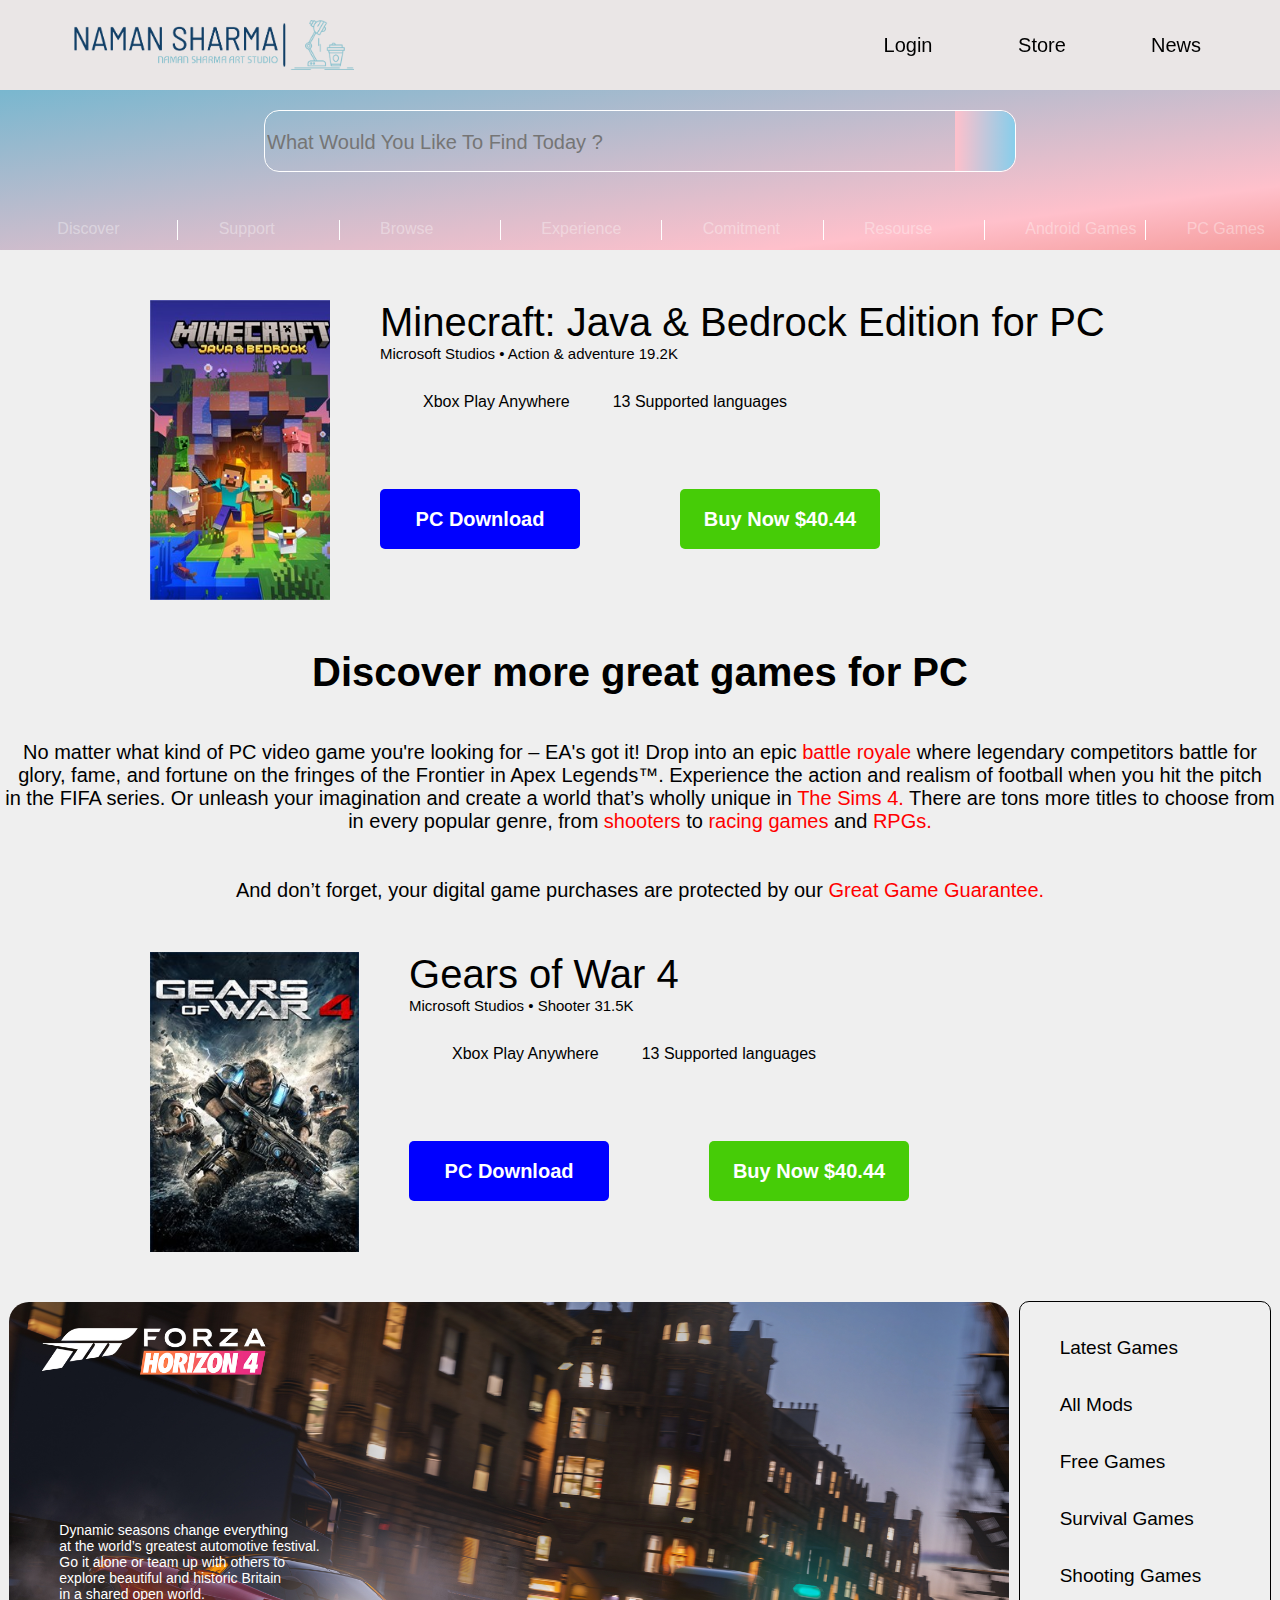
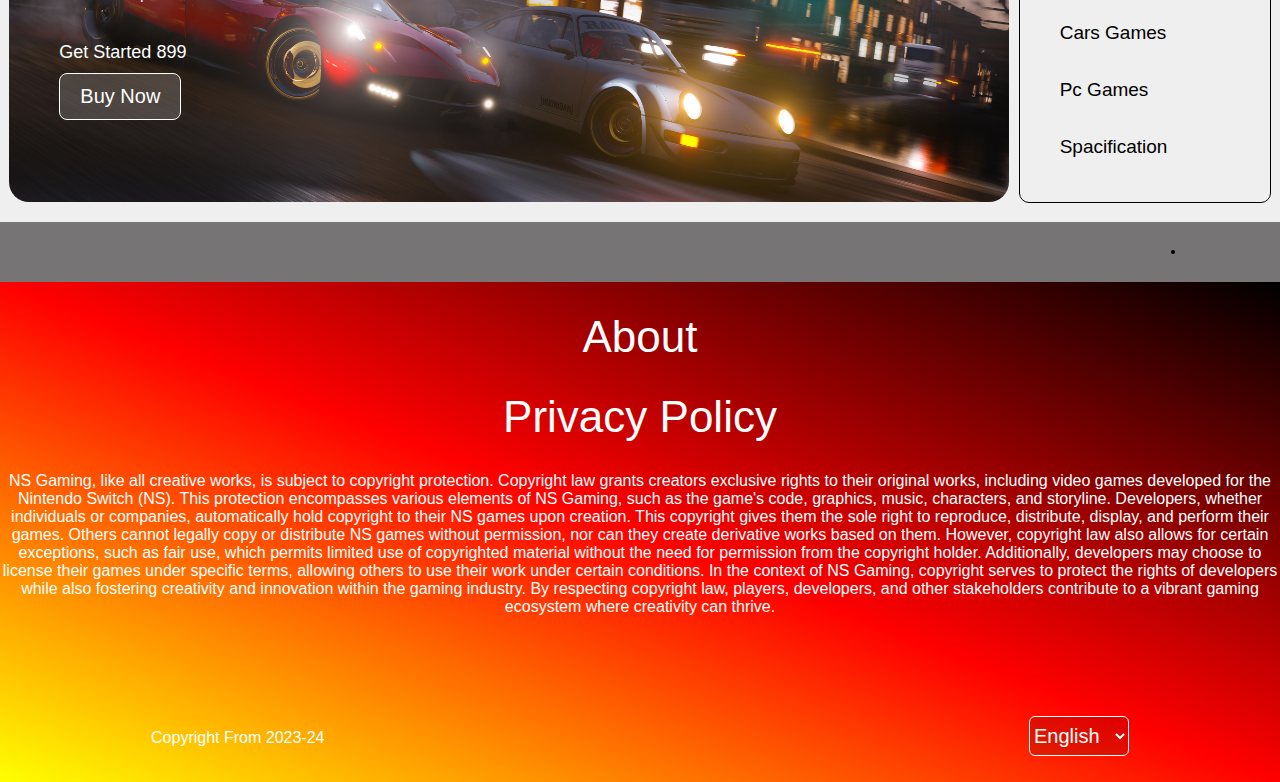
<file: Naman.Website/index.html>
<!DOCTYPE html>
<html lang="en">
<head>
    <meta charset="UTF-8">
    <meta http-equiv="X-UA-Compatible" content="IE=edge">
    <meta name="viewport" content="width=device-width, initial-scale=1.0">
    <link rel="stylesheet" href="https://cdnjs.cloudflare.com/ajax/libs/font-awesome/6.5.1/css/all.min.css" integrity="sha512-DTOQO9RWCH3ppGqcWaEA1BIZOC6xxalwEsw9c2QQeAIftl+Vegovlnee1c9QX4TctnWMn13TZye+giMm8e2LwA==" crossorigin="anonymous" referrerpolicy="no-referrer" />
    <link rel="stylesheet" href="style.css">
    <title> .</title>
</head>
<body>
    <header class="one">
            <div class="obj1">
                 <div class="img1"></div>
                 <div class="view1">Login</div>
                 <div class="view2">Store</div>
                 <div class="view3">News</div>

                 <button><i class="fa-solid fa-gamepad"></i> GAMES</button>
                 </div>
    </header>
             
    <div class="two">
        <div class="obj2">
            <div class="search">
            <input placeholder="What Would You Like To Find Today ?"></input>
           <button> <i class="fa-solid fa-magnifying-glass"></i></button>
        </div></div>
        <div class="obj3">
            <div class="access1 df">Discover</div>
            <div class="access2 df">Support</div>
            <div class="access3 df">Browse</div>
            <div class="access4 df">Experience</div>
            <div class="access5 df">Comitment</div>
            <div class="access6 df">Resourse</div>
            <div class="access7 df">Android Games</div>
            <div class="access8 df">PC Games</div>
        </div>
    </div>

    
    <div class="three">
        <div class="obj4">
            <div class="view4"></div>
            <div class="view5">
                <a id="mi">Minecraft: Java & Bedrock Edition for PC</a><br>
                   <a id="ra"> Microsoft Studios • Action & adventure <i class="fa-solid fa-star"></i> <i class="fa-solid fa-star"></i> <i class="fa-solid fa-star"></i> <i class="fa-solid fa-star"></i> <i class="fa-solid fa-star-half-stroke"></i> 19.2K</a>
                  <div class="case">
                   <div class="point1"><i class="fa-solid fa-laptop"></i> Xbox Play Anywhere</div> <div class="point1"><i class="fa-solid fa-globe"></i> 13 Supported languages</div>
                   </div>
                   <br><button>PC Download</button><button id="air1">Buy Now $40.44</button>
            </div>
        </div>
    </div>
      
    <div class="middle"><p>
              <h1>Discover more great games for PC</h1><br><br>
              No matter what kind of PC video game you're looking for – EA's got it! Drop into an epic <font color="red"> battle royale </font> where legendary competitors battle for<br> glory, fame, and fortune on the fringes of the Frontier in Apex Legends™. Experience the action and realism of football when you hit the pitch<br> in the FIFA series. Or unleash your imagination and create a world that’s wholly unique in <font color="red">The Sims 4.</font> There are tons more titles to choose from <br>in every popular genre, from <font color="red">shooters</font> to <font color="red">racing games</font> and <font color="red">RPGs.</font> <br><br><br>  And don’t forget, your digital game purchases are protected by our <font color="red">Great Game Guarantee.</font>
           </p>
    </div>


    <div class="four">
        <div class="obj5">
            <div class="view6"></div>
            <div class="view7">
                <a id="er">Gears of War 4</a><br>
                   <a id="ar"> Microsoft Studios • Shooter <i class="fa-solid fa-star"></i> <i class="fa-solid fa-star"></i> <i class="fa-solid fa-star"></i> <i class="fa-solid fa-star"></i> <i class="fa-solid fa-star-half-stroke"></i> 31.5K</a>
                  <div class="case1">
                   <div class="point2"><i class="fa-solid fa-laptop"></i> Xbox Play Anywhere</div> <div class="point2"><i class="fa-solid fa-globe"></i> 13 Supported languages</div>
                   </div>
                   <br><button>PC Download</button><button id="air2">Buy Now $40.44</button>
            </div>
        </div>
    </div>


    <div class="banner">
        <div class="cover">
            <div class="detail1"> Dynamic seasons change everything <br>at the world’s greatest automotive festival.<br> Go it alone or team up with others to <br>explore beautiful and historic Britain <br>in a shared open world. </div>
            <div class="price">Get Started <i class="fa-solid fa-indian-rupee-sign"></i>899</div>
            <div class="buy">Buy Now</div>
        </div>
        <div class="cover-part">
           <ul>Latest Games</ul>
           <ul>All Mods</ul>
           <ul>Free Games</ul>
           <ul>Survival Games</ul>
           <ul>Shooting Games</ul>
           <ul>Cars Games</ul>
           <ul>Pc Games</ul>
           <ul>Spacification</ul>

        </div>
    </div>


    <div class="top">
        <div class="back">
            <button id="back11">
                <i class="fa-brands fa-square-twitter"></i>
            </button>
            <button id="back1"><i class="fa-brands fa-square-facebook"></i></button>
            <button id="back2"><i class="fa-brands fa-square-instagram"></i></button>
            <button id="back3"><i class="fa-brands fa-youtube"></i></button>
            <a button id="backto" href=""><i class="fa-solid fa-chevron-up"></i></button></a>
        </div>



    </div>

    <div class="about">

        <div class="toyou">
            <a id="royal" href="D:\pratice\Naman.Website\indexxx.html">About</a>
            <a id="royal2" href="D:\pratice\Naman.Website\privacy.html">Privacy Policy</a>
            <p>NS Gaming, like all creative works, is subject to copyright protection. Copyright law grants creators exclusive rights to their original works, including video games developed for the Nintendo Switch (NS). This protection encompasses various elements of NS Gaming, such as the game's code, graphics, music, characters, and storyline.

                Developers, whether individuals or companies, automatically hold copyright to their NS games upon creation. This copyright gives them the sole right to reproduce, distribute, display, and perform their games. Others cannot legally copy or distribute NS games without permission, nor can they create derivative works based on them.
                
                However, copyright law also allows for certain exceptions, such as fair use, which permits limited use of copyrighted material without the need for permission from the copyright holder. Additionally, developers may choose to license their games under specific terms, allowing others to use their work under certain conditions.
                
                In the context of NS Gaming, copyright serves to protect the rights of developers while also fostering creativity and innovation within the gaming industry. By respecting copyright law, players, developers, and other stakeholders contribute to a vibrant gaming ecosystem where creativity can thrive.</p>
            <div id="royal3"><i class="fa-solid fa-copyright"></i> Copyright From 2023-24

            <select>
                <option>English</option>
                <option>Hindi</option>
            </select></div>
        </div>
    </div>
</body>
</html>
</file>
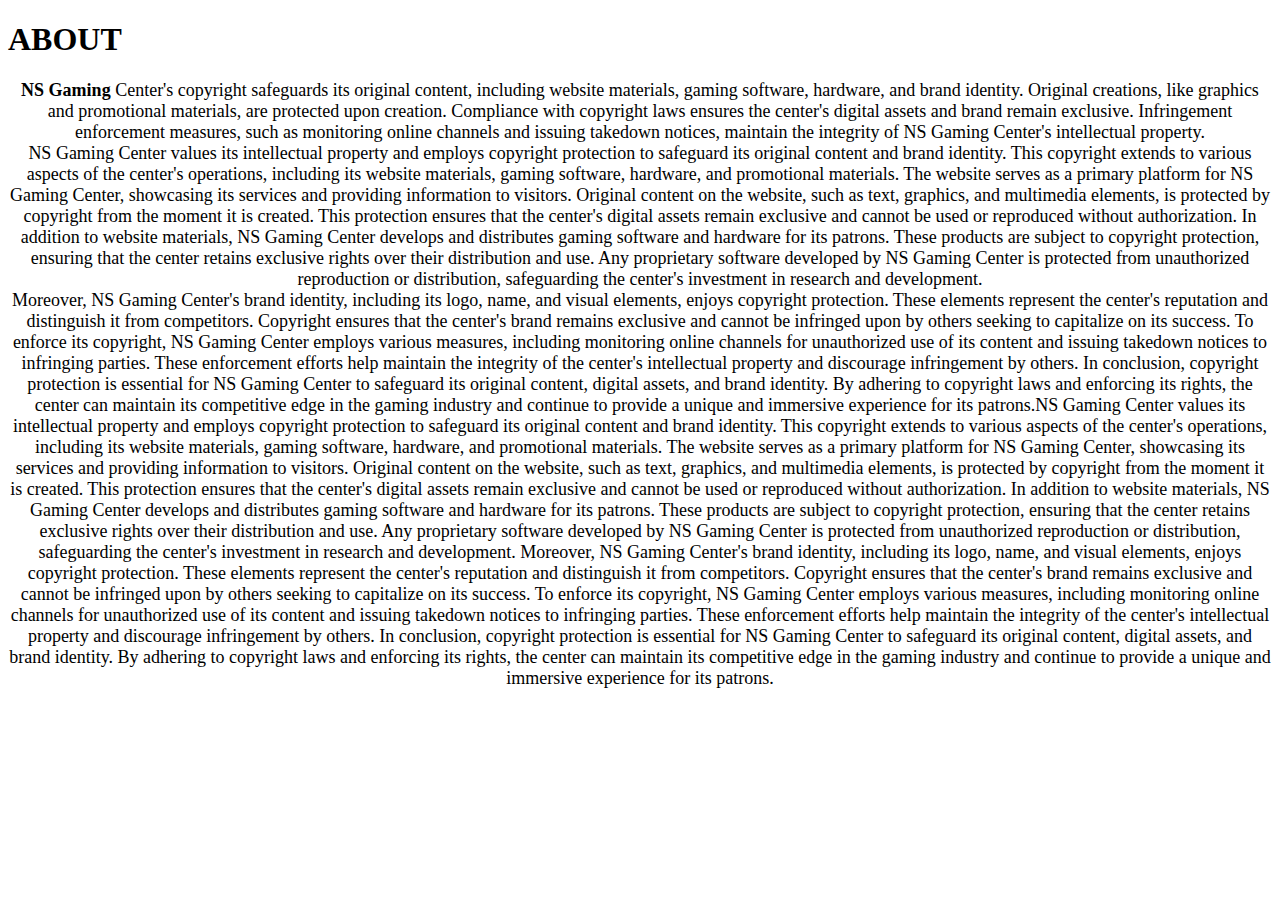
<file: Naman.Website/indexxx.html>
<!DOCTYPE html>
<html lang="en">
<head>
    <meta charset="UTF-8">
    <meta http-equiv="X-UA-Compatible" content="IE=edge">
    <link rel="stylesheet" href="https://cdnjs.cloudflare.com/ajax/libs/font-awesome/6.5.1/css/all.min.css" integrity="sha512-DTOQO9RWCH3ppGqcWaEA1BIZOC6xxalwEsw9c2QQeAIftl+Vegovlnee1c9QX4TctnWMn13TZye+giMm8e2LwA==" crossorigin="anonymous" referrerpolicy="no-referrer" />
    <meta name="viewport" content="width=device-width, initial-scale=1.0">
    <title>About</title>
</head>
<body background-color="black">
    <h1>ABOUT <i class="fa-solid fa-arrow-right"></i></h1>
    <div class="About">

        <P align="center"><font size="4"><b>NS Gaming</b> Center's copyright safeguards its original content, including website materials, gaming software, hardware, and brand identity. Original creations, like graphics and promotional materials, are protected upon creation. Compliance with copyright laws ensures the center's digital assets and brand remain exclusive. Infringement enforcement measures, such as monitoring online channels and issuing takedown notices, maintain the integrity of NS Gaming Center's intellectual property.
            <br>NS Gaming Center values its intellectual property and employs copyright protection to safeguard its original content and brand identity. This copyright extends to various aspects of the center's operations, including its website materials, gaming software, hardware, and promotional materials.

            The website serves as a primary platform for NS Gaming Center, showcasing its services and providing information to visitors. Original content on the website, such as text, graphics, and multimedia elements, is protected by copyright from the moment it is created. This protection ensures that the center's digital assets remain exclusive and cannot be used or reproduced without authorization.
            
            In addition to website materials, NS Gaming Center develops and distributes gaming software and hardware for its patrons. These products are subject to copyright protection, ensuring that the center retains exclusive rights over their distribution and use. Any proprietary software developed by NS Gaming Center is protected from unauthorized reproduction or distribution, safeguarding the center's investment in research and development.
            <br>
            Moreover, NS Gaming Center's brand identity, including its logo, name, and visual elements, enjoys copyright protection. These elements represent the center's reputation and distinguish it from competitors. Copyright ensures that the center's brand remains exclusive and cannot be infringed upon by others seeking to capitalize on its success.
            
            To enforce its copyright, NS Gaming Center employs various measures, including monitoring online channels for unauthorized use of its content and issuing takedown notices to infringing parties. These enforcement efforts help maintain the integrity of the center's intellectual property and discourage infringement by others.
            
            In conclusion, copyright protection is essential for NS Gaming Center to safeguard its original content, digital assets, and brand identity. By adhering to copyright laws and enforcing its rights, the center can maintain its competitive edge in the gaming industry and continue to provide a unique and immersive experience for its patrons.NS Gaming Center values its intellectual property and employs copyright protection to safeguard its original content and brand identity. This copyright extends to various aspects of the center's operations, including its website materials, gaming software, hardware, and promotional materials.

            The website serves as a primary platform for NS Gaming Center, showcasing its services and providing information to visitors. Original content on the website, such as text, graphics, and multimedia elements, is protected by copyright from the moment it is created. This protection ensures that the center's digital assets remain exclusive and cannot be used or reproduced without authorization.
            
            In addition to website materials, NS Gaming Center develops and distributes gaming software and hardware for its patrons. These products are subject to copyright protection, ensuring that the center retains exclusive rights over their distribution and use. Any proprietary software developed by NS Gaming Center is protected from unauthorized reproduction or distribution, safeguarding the center's investment in research and development.
            
            Moreover, NS Gaming Center's brand identity, including its logo, name, and visual elements, enjoys copyright protection. These elements represent the center's reputation and distinguish it from competitors. Copyright ensures that the center's brand remains exclusive and cannot be infringed upon by others seeking to capitalize on its success.
            
            To enforce its copyright, NS Gaming Center employs various measures, including monitoring online channels for unauthorized use of its content and issuing takedown notices to infringing parties. These enforcement efforts help maintain the integrity of the center's intellectual property and discourage infringement by others.
            
            In conclusion, copyright protection is essential for NS Gaming Center to safeguard its original content, digital assets, and brand identity. By adhering to copyright laws and enforcing its rights, the center can maintain its competitive edge in the gaming industry and continue to provide a unique and immersive experience for its patrons.
        </P>
        
    </div>
</body>
</html>
</file>
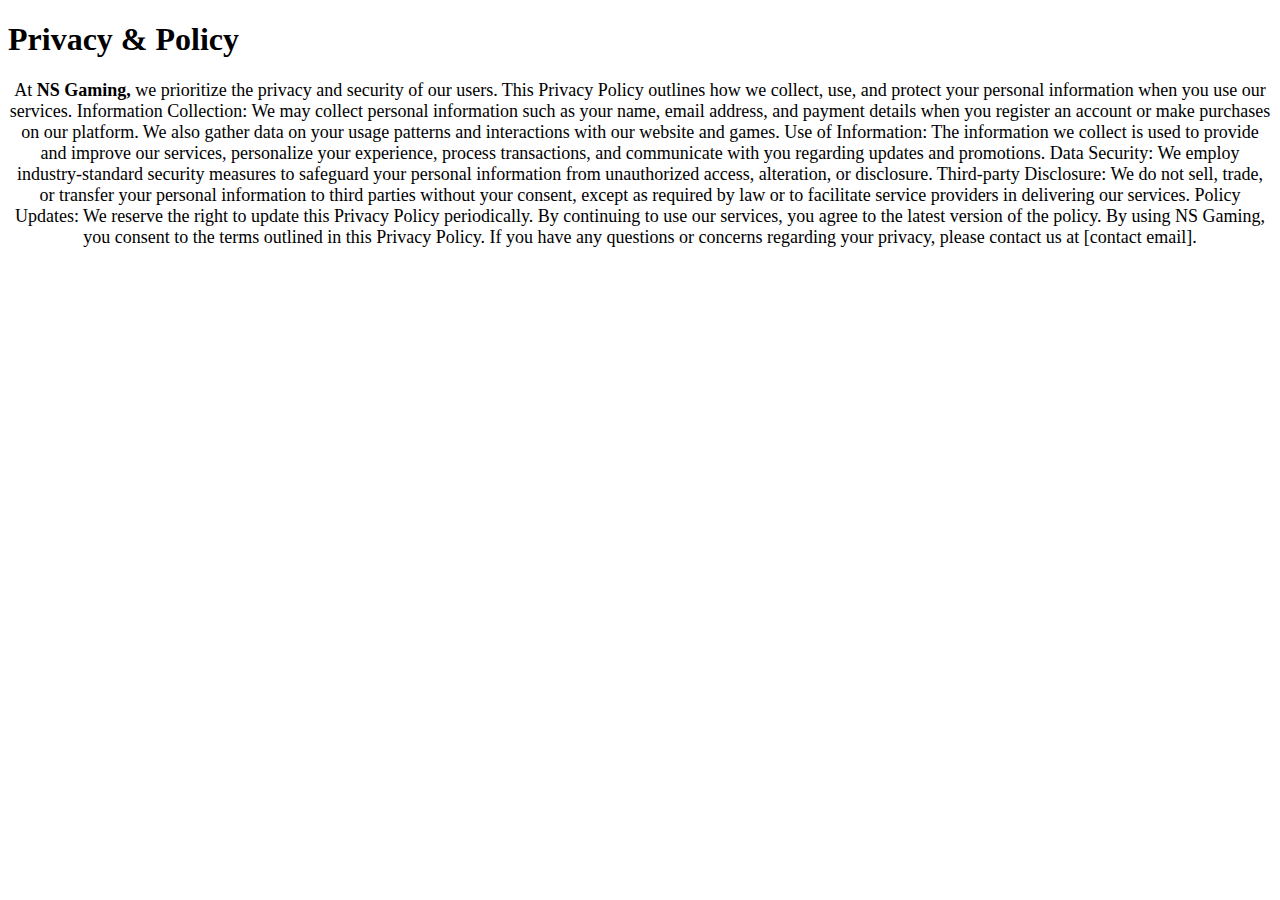
<file: Naman.Website/privacy.html>
<!DOCTYPE html>
<html lang="en">
<head>
    <meta charset="UTF-8">
    <meta http-equiv="X-UA-Compatible" content="IE=edge">
    <link rel="stylesheet" href="https://cdnjs.cloudflare.com/ajax/libs/font-awesome/6.5.1/css/all.min.css" integrity="sha512-DTOQO9RWCH3ppGqcWaEA1BIZOC6xxalwEsw9c2QQeAIftl+Vegovlnee1c9QX4TctnWMn13TZye+giMm8e2LwA==" crossorigin="anonymous" referrerpolicy="no-referrer" />
    <meta name="viewport" content="width=<device-width>, initial-scale=1.0">
    <title>Document</title>
</head>
<body>
    <h1>Privacy & Policy <i class="fa-solid fa-arrow-right"></i></h1>
    <p align="center">
        <font size="4">
           

At <b>NS Gaming,</b> we prioritize the privacy and security of our users. This Privacy Policy outlines how we collect, use, and protect your personal information when you use our services.

Information Collection: We may collect personal information such as your name, email address, and payment details when you register an account or make purchases on our platform. We also gather data on your usage patterns and interactions with our website and games.

Use of Information: The information we collect is used to provide and improve our services, personalize your experience, process transactions, and communicate with you regarding updates and promotions.

Data Security: We employ industry-standard security measures to safeguard your personal information from unauthorized access, alteration, or disclosure.

Third-party Disclosure: We do not sell, trade, or transfer your personal information to third parties without your consent, except as required by law or to facilitate service providers in delivering our services.

Policy Updates: We reserve the right to update this Privacy Policy periodically. By continuing to use our services, you agree to the latest version of the policy.

By using NS Gaming, you consent to the terms outlined in this Privacy Policy. If you have any questions or concerns regarding your privacy, please contact us at [contact email].
        </font>
    </p>

</body>
</html>
</file>
<file: Naman.Website/style.css>
*{
    margin: 0%;
    font-family: arial;
}
body{
    background-color: rgba(0, 0, 0, 0.062);
}
.one{
    height: 90px;
    display: flex;
    justify-content: center;
    align-items: center;
    position: sticky;
    top:0px;
    background-color: rgba(233, 229, 229, 0.959);
}
.obj1{
    height: 100%;
    width: 100%;
    display: flex;
    justify-content: space-evenly;
    align-items: center;
}
.img1{
      width: 280px;
      height: 50px;
      background-image: url(LOGO.png);
      background-size: cover;
      margin-right: 450px;

}
.obj1 button i{
    color: black;
    font-size: 20px;
}
.obj1 button i:hover{
    color:white;
}
.view1{
    height: 40px;
    width:60px;
    color: black;
    display: flex;
    justify-content: center;
    align-items: center;
    font-size: 20px;
    cursor: pointer;
}
.view1:hover{
    background-image: linear-gradient(to bottom right,skyblue,pink);
    color: white;
    border-radius: 5px;
}
.view2{
    height: 40px;
    width:60px;
    color: black;
    display: flex;
    justify-content: center;
    align-items: center;
    font-size: 20px;
    cursor: pointer;
}
.view2:hover{
    background-image: linear-gradient(to bottom right,skyblue,pink);
    color: white;
    border-radius: 5px;
}
.view3{
    height: 40px;
    width:60px;
    color: black;
    display: flex;
    justify-content: center;
    align-items: center;
    font-size: 20px;
    cursor: pointer;
}
.view3:hover{
    background-image: linear-gradient(to bottom right,skyblue,pink);
    color: white;
    border-radius: 5px;
}
.obj1 button{
    display: none;
}
.obj1 button:hover{
    background-image: linear-gradient(to bottom right,skyblue,pink);
    color: white;
    border-radius: 5px;
}
.two{
    height: 160px;
    background-image: linear-gradient(to bottom right,rgb(121, 183, 207),pink 80%,rgba(255, 0, 0, 0.349));
    width: 100%;


}
.obj2{
    height: 60px;
    width: 100%;
    display: flex;
    justify-content: center;
}

.search{
     border: 1px solid white;
     height: 60px;
     width: 750px;
     margin-top: 20px;
     border-radius: 15px;
     display: flex;
}
.search input{
       background-color: transparent;
       border:1px;
       width: 690px;
       height: 60px;
       font-size: 20px;
       color: white;
    }
.search button{
    height: 60px;
    width: 60px;
    border-top-right-radius:15px;
    border-bottom-right-radius:15px;
    background-image: linear-gradient(to left,skyblue,pink);
    border: 0px;
    cursor: pointer;
}
.search button i:hover{
    font-size: 30px;
}
.obj3{
    width: 1330px;
    height: 40px;
    
    margin-top: 60px;
    margin-left: 17px;
    display: flex;
    justify-content: space-evenly;
    align-items: center;
}
.df{
    height: 20px;
    width: 120px;
    border-right: 1px solid white;
    color: rgba(255, 255, 255, 0.37);
    
}
.df:hover{
    color:rgb(72, 255, 215);
    cursor: pointer;
    font-weight: 700;
}
.access8{
    border-right: 0px;
}
.three{
        width: 100%;
        height: 400px;
}
.obj4{
    width: 100%;
    height: 400px;
    display: flex;
   
    align-items: center;
   
}
.view4{
    background-image: url(game1.jpg);
    background-size: cover;
    width: 200px;
    height: 300px;
    margin-left: 150px;

}
.view5{
    width:1000px;
    height: 300px; 
    margin-left: 50px;


}
.view5 a{
    color: black;
}
.view5 a i{
    color: black;
}
#mi{
    font-size: 40px;
}
#ra{
    font-size: 15px;
}
.view5 button{
    height: 60px;
    width: 200px;
    background-color: blue;
    color: white;
    border: 0px;
    font-weight: 700;
    font-size: 20px;
    border-radius: 5px;
    cursor: pointer;
    margin-top: 60px;
}
.view5 button:hover{
          background-image:linear-gradient(to bottom left, red, gray,black);
        
}
#air1{
    height: 60px;
    width: 200px;
    background-color: rgb(70, 204, 7);
    color: white;
    border: 0px;
    font-weight: 700;
    font-size: 20px;
    border-radius: 5px;
    cursor: pointer;
    margin-top: 60px;
    margin-left: 100px;
}
.middle h1{
    color: black;
}
.middle{
    color: black;
    text-align: center;
    font-size: 20px;
}
.case{
    display: flex;
    margin-top: 30px;
    width: 450px;
    justify-content: space-evenly;
}
.point1{
    cursor: pointer;
}
.point1:hover{
    color: red;
}








.four{
    width: 100%;
    height: 400px;
}
.obj5{
width: 100%;
height: 400px;
display: flex;

align-items: center;

}
.view6{
background-image: url(game2.jpg);
background-size: cover;
width: 240px;
height: 300px;
margin-left: 150px;

}
.view7{
width:1000px;
height: 300px; 
margin-left: 50px;


}
.view7 a{
color: black;
}
.view7 a i{
color: black;
}
#er{
font-size: 40px;
}
#ar{
font-size: 15px;
}
.view7 button{
height: 60px;
width: 200px;
background-color: blue;
color: white;
border: 0px;
font-weight: 700;
font-size: 20px;
border-radius: 5px;
cursor: pointer;
margin-top: 60px;
}
.view7 button:hover{
      background-image:linear-gradient(to bottom left, red, gray,black);
    
}
#air2{
height: 60px;
width: 200px;
background-color: rgb(70, 204, 7);
color: white;
border: 0px;
font-weight: 700;
font-size: 20px;
border-radius: 5px;
cursor: pointer;
margin-top: 60px;
margin-left: 100px;
}
.case1{
display: flex;
margin-top: 30px;
width: 450px;
justify-content: space-evenly;
}
.point2{
cursor: pointer;
text-align: center;
}
.point2:hover{
color: red;
}

.banner{
    height: 500px;
    display: flex;
    justify-content: space-evenly;
    align-items: center;
    
}

.cover{
    height: 500px;
    width: 1000px;
    border-radius: 20px;
    background-image: url(game3-a.jpg);
    background-size: cover;
    display: block;
}
.detail1{
    margin-left: 50px;
    margin-top: 220px;
    font-size: 14px;
    color: rgb(255, 255, 255);
}
.price{
      margin-left: 50px;
      font-size: 18px;
      color: white;
      margin-top: 40px;
}
.buy{
    color: white;
    font-size: 20px;
    display: flex;
    justify-content: center;
    align-items: center;
    height: 45px;
    width: 120px;
    margin-top: 10px;
    margin-left: 50px;
    border: 1px solid white;
    border-radius: 8px;
    cursor: pointer;
    background-color: rgba(255, 255, 255, 0.178);
}
.buy:hover{
    background-color: white;
    color: black;
}
.cover-part{
    height: 500px;
    width: 250px;
    border-radius: 10px;
    border: 1px solid black;
}
.cover-part ul{
    margin-top: 35px;
    font-size: 19px;
    cursor: pointer;
}
.cover-part ul:hover{
    color: rgb(255, 0, 0);
}
.top{
    height: 60px;
    
}
.back{
    height: 60px;
    display: flex;
    justify-content: space-evenly;
    align-items: center;
    background-color: rgba(70, 67, 67, 0.719);    
    margin-top: 20px;
}

.back button{
    font-size: 40px;
    background-color: rgba(0, 0, 0, 0);
    border: 0px;
    cursor: pointer;
}
.back button:hover{
    color: white;
    
}
.back2{
    color:black;
}
#back1:hover{
    background-color: blue;
}
#back2:hover{
    color: white;
    background-image: linear-gradient(to right top,blue,orange,yellow);
}
#back11:hover{
     background-color: skyblue;
}
#back3:hover{
    background-color: red;
}
#backto{   
    margin-left:600px ;
     font-size: 40px;
    background-color: rgba(0, 0, 0, 0);
    color: black;
    border: 0px;
    border: 2px solid black;
    width: 50x;
    text-align: center;
    border-radius: 4px;
}
#backto:hover{
    color: white;
    
}
.about{
    height: 500px;

}
.toyou{
    height: 500px;
    text-align:center;
    color: white;
    background-image:linear-gradient(to left bottom, black , red , yellow);
}
#royal{
        color: white;
        font-size: 44px;
        text-decoration: none;
        display: flex;
        justify-content: space-evenly;
        height: 80px;
        padding-top: 30px;
}
#royal:hover{
         color: aqua;
}
#royal2{
    color: white;
    font-size: 44px;
    text-decoration: none;
    display: flex;
    justify-content: space-evenly;
    height: 80px;
}
#royal2:hover{
            color: aqua;
}
#royal3{
    padding-top: 100px;
}
#royal3 select{
    margin-left: 700px;
    height: 40px;
    width: 100px;
    font-size: 20px;
    background-color: rgba(0, 0, 0, 0.123);
    color: white;
    border-radius: 6px;
    border:1px solid white
}























/************MEDIA QUERY**************/



@media only screen and (max-width:700px){
    .img1{
        width: 200px;
        height:35px;
        margin: 0px;
        background-size: cover;
        margin-right: 20px;
    }
    .view2{
        display: none;
    }
    .view3{
        display: none;
    }
    .two{
        width: 100%;
    }
    .obj3{
        width: 100%;
    }

    .obj1 button{
        display: inline;
        height: 40px;
        width: 80px;
        background-color: transparent;
        border: 0px;
        color: black;
        border-radius: 5px;

    }
    .search{
        width: 350px;
        height: 50px;
        display: flex;
        
    }
    .search input{
        width: 300px;
        height: 50px;
        font-size: 15px;
    }
    .search button{
        height: 50px;
        width: 50px;
        border-top-right-radius:13px;
        border-bottom-right-radius:13px;
        border: 0px;
    }
    .obj3{
        margin-left: 0%;
        width: 100%;
    }
    .df{
        font-size: 14px;
        width: 70px;
    }
    .access5{
        display: none;
    }
    .access4{
        display: none;
    }
    .access7{
        display: none;
    }
    .obj4{
        display: block;
        width: 100%;
        height: 500px;
        
    }
    .view4{
        margin-left: 130px;
        margin-top: 30px;
        margin-bottom: 20px;
        height: 300px;
        
        
        
    }
    .view5{
        width: 100%;
        margin-left: 0px;
    }
    #mi{
        font-size: 20px;
        font-weight: 600;
    }
    #ra{
        font-size: 10px;
        font-weight: 600;
    }
    .view5{
        height: 150px;
        text-align: center;
    }
    .view5 button{
        width: 150px;
        margin-left: 15px;
        margin-top: 0px;
    }
    #air1{
        margin-top: 30px;
        margin-left: 20px;
        width: 200px;
        font-size: 17px;
    }
    .middle{
        height: 350px;
        width: 100%;
        margin-top: 150px;
        font-size: 16px;
    }
    




    .obj5{
        display: block;
        width: 100%;
        height: 500px;
        
    }
    .view6{
        margin-left: 100px;
        margin-top: 30px;
        margin-bottom: 20px;
        height: 300px;
    }
    .view7{
        width: 100%;
        margin-left: 0px;
        text-align: center;
    }
    #er{
        font-size: 20px;
        font-weight: 600;
    }
    #ar{
        font-size: 10px;
        font-weight: 600;
    }
    .view7{
        height: 150px;
        text-align: center;
    }
    .view7 button{
        width: 150px;
        margin-left: 15px;
        margin-top: 0px;
    }
    #air2{
        margin-top: 30px;
        margin-left: 20px;
        width: 200px;
        font-size: 17px;
    }
    .four{
        
        width: 100%;
    }
    .middle h1{
        font-size: 20px;
    }
    .case1{
        width: 100%;
    }
    .point2{
text-align: center;
    }

    .banner{
        width: 100%;
        height: 1000px;
        display: block;
    }
    .cover{
        background-image: url(game3.jpg);
        width: 300px;
        height: 450px;
        border-radius: 7px;
        margin-left: 76px;
        
    }
    .cover-part{
             width: 100%;
             margin-top: 30px;
             border: 0px;
             padding-top: 40px;
             background-color: rgba(0, 0, 0, 0.287);
             color: white;
             border-radius: 0%;
    }
    .detail1{
        padding-top: 250px;
        font-size: 10px
    }
    #backto{
        margin-left: 100px;
    }
    .about{
        height: 800px;
    }
    .toyou{
        height: 800px;
    }
    #royal3 select{
        margin-left: 100px;
    }
}
</file>
